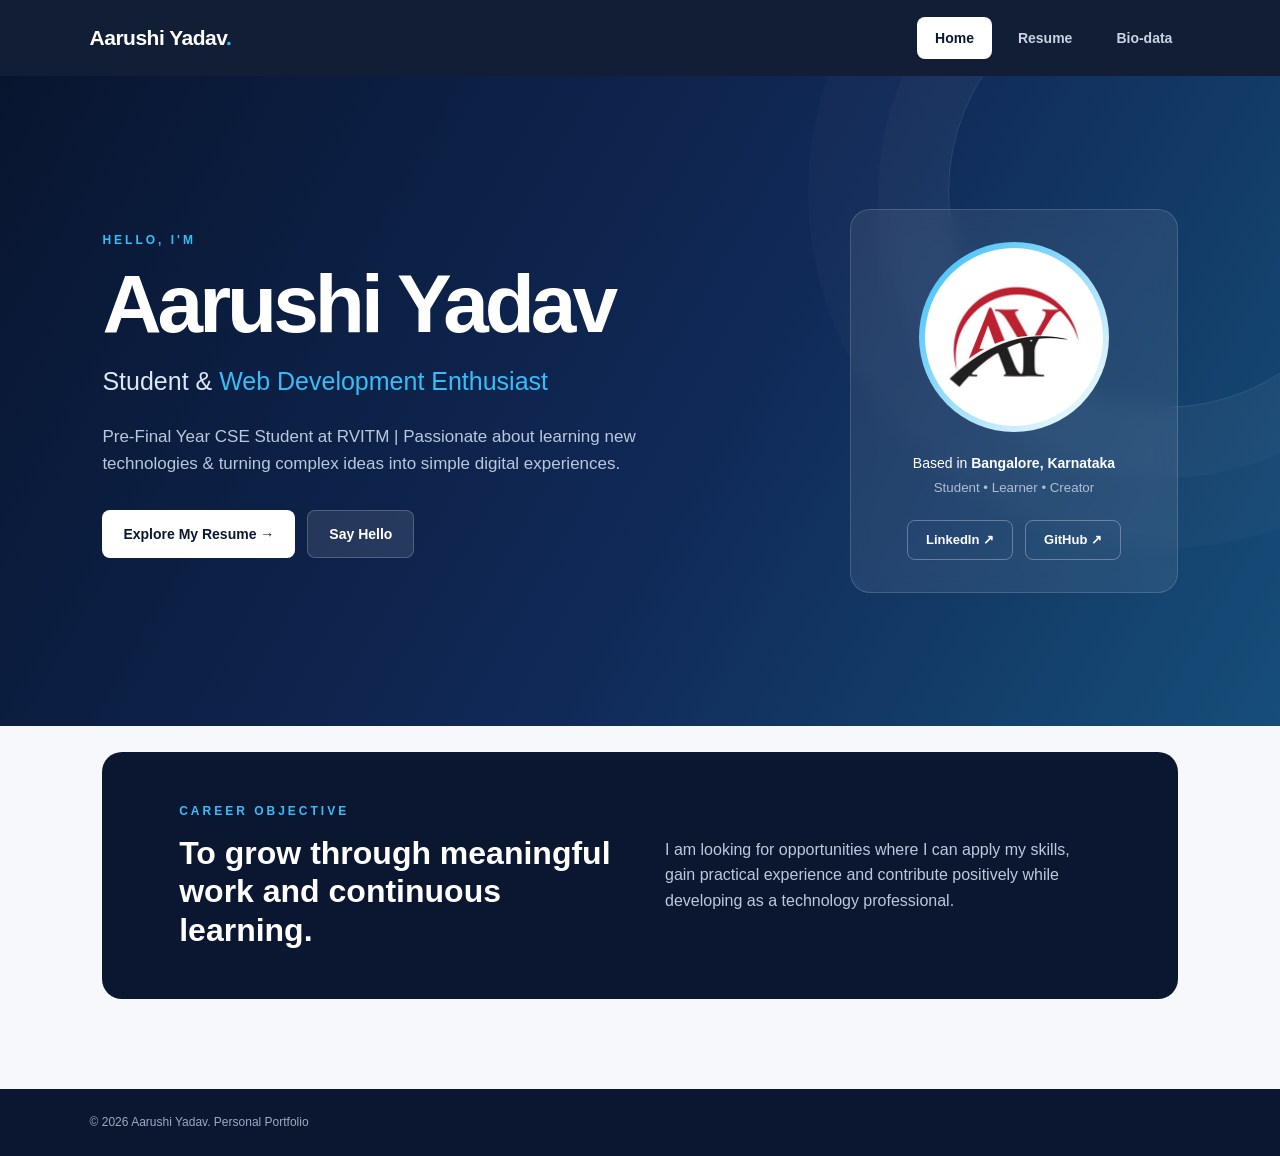
<file: index.html>
<!DOCTYPE html>
<html lang="en">
<head>
  <meta charset="UTF-8">
  <meta name="viewport" content="width=device-width, initial-scale=1.0">
  <title>Aarushi Yadav | Student Portfolio</title>
  <link rel="stylesheet" href="css/style.css">
</head>
<body>
  <header class="site-header">
    <a class="brand" href="index.html">Aarushi Yadav<span>.</span></a>
    <button class="menu-toggle" id="menuToggle" aria-label="Toggle menu">☰</button>
    <nav id="mainNav">
      <a class="active" href="index.html">Home</a>
      <a href="resume.html">Resume</a>
      <a href="biodata.html">Bio-data</a>
    </nav>
  </header>

  <main>
    <section class="hero">
      <div class="hero-content">
        <p class="eyebrow">HELLO, I'M</p>
        <h1>Aarushi Yadav</h1>
        <h2>Student & <span>Web Development Enthusiast</span></h2>
        <p class="hero-text">Pre-Final Year CSE Student at RVITM | Passionate about learning new technologies & turning complex ideas into simple digital experiences.</p>
        <div class="hero-actions">
          <a class="btn primary" href="resume.html">Explore My Resume →</a>
          <button class="btn secondary" id="helloBtn">Say Hello</button>
        </div>
        <p id="helloMessage" class="hello-message"></p>
      </div>
      
<div class="hero-card">
    <div class="photo-ring">
        <img src="images/profile.jpg" alt="Profile photo">
    </div>

    <p>Based in <strong>Bangalore, Karnataka</strong></p>
    <small>Student • Learner • Creator</small>

    <div class="social-links">
        <a href="https://www.linkedin.com/in/aarushi-yadav-40a82a332/"
           target="_blank"
           rel="noopener noreferrer">LinkedIn ↗</a>

        <a href="https://github.com/AarushiYadav26"
           target="_blank"
           rel="noopener noreferrer">GitHub ↗</a>
    </div>
</div>

    </section>
    <br>

    <section class="objective reveal">
      <div>
        <p class="eyebrow">CAREER OBJECTIVE</p>
        <h2>To grow through meaningful work and continuous learning.</h2>
      </div>
      <p>I am looking for opportunities where I can apply my skills, gain practical experience and contribute positively while developing as a technology professional.</p>
    </section>
  </main>

  <footer>
    <p>© 2026 Aarushi Yadav. Personal Portfolio </p>
  </footer>

  <script src="https://code.jquery.com/jquery-3.7.1.min.js"></script>
  <script src="js/script.js"></script>
</body>
</html>
</file>
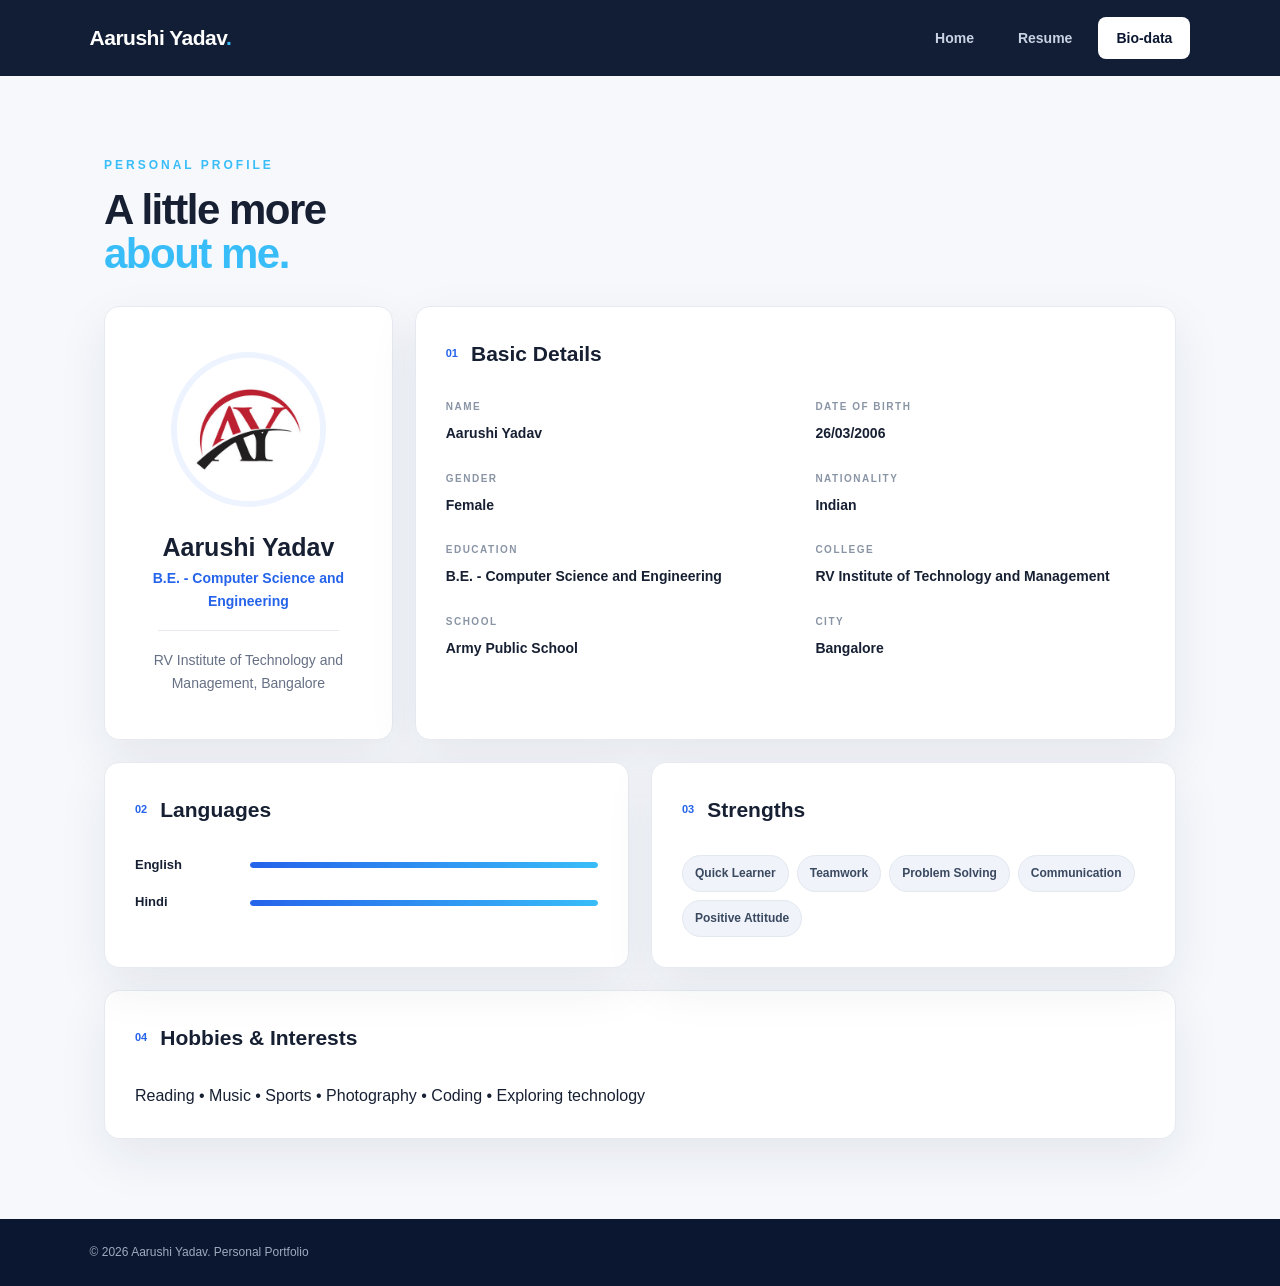
<file: biodata.html>
<!DOCTYPE html>
<html lang="en">
<head>
  <meta charset="UTF-8">
  <meta name="viewport" content="width=device-width, initial-scale=1.0">
  <title>Bio-data | Aarushi Yadav</title>
  <link rel="stylesheet" href="css/style.css">
</head>
<body>
  <header class="site-header">
    <a class="brand" href="index.html">Aarushi Yadav<span>.</span></a>
    <button class="menu-toggle" id="menuToggle">☰</button>
    <nav id="mainNav">
      <a href="index.html">Home</a>
      <a href="resume.html">Resume</a>
      <a class="active" href="biodata.html">Bio-data</a>
    </nav>
  </header>

  <main class="page">
    <section class="page-intro">
      <p class="eyebrow">PERSONAL PROFILE</p>
      <h1>A little more<br><span>about me.</span></h1>
    </section>

    <section class="profile-layout reveal">
      <div class="profile-summary panel">
        <div class="large-photo"><img src="images/profile.jpg" alt="Profile photo"></div>
        <h2>Aarushi Yadav</h2>
        <p>B.E. - Computer Science and Engineering</p>
        <div class="mini-line"></div>
        <p class="muted">RV Institute of Technology and Management, Bangalore</p>
      </div>

      <div class="panel details-panel">
        <div class="panel-title"><span>01</span><h2>Basic Details</h2></div>
        <div class="details-grid">
          <div><small>NAME</small><strong>Aarushi Yadav</strong></div>
          <div><small>DATE OF BIRTH</small><strong>26/03/2006</strong></div>
          <div><small>GENDER</small><strong>Female</strong></div>
          <div><small>NATIONALITY</small><strong>Indian</strong></div>
          <div><small>EDUCATION</small><strong>B.E. - Computer Science and Engineering</strong></div>
          <div><small>COLLEGE</small><strong>RV Institute of Technology and Management</strong></div>
          <div><small>SCHOOL</small><strong>Army Public School</strong></div>
          <div><small>CITY</small><strong>Bangalore</strong></div>
        </div>

      </div>
    </section>

    <section class="two-col reveal">
      <article class="panel">
        <div class="panel-title"><span>02</span><h2>Languages</h2></div>
        <div class="language-row"><span>English</span><div><i style="width:100%"></i></div></div>
        <div class="language-row"><span>Hindi</span><div><i style="width:100%"></i></div></div>
      </article>
      <article class="panel">
        <div class="panel-title"><span>03</span><h2>Strengths</h2></div>
        <div class="strengths">
          <span>Quick Learner</span><span>Teamwork</span><span>Problem Solving</span><span>Communication</span><span>Positive Attitude</span>
        </div>
      </article>
    </section>

    <section class="panel hobbies reveal">
      <div class="panel-title"><span>04</span><h2>Hobbies & Interests</h2></div>
      <p>Reading • Music • Sports • Photography • Coding • Exploring technology</p>
    </section>
  </main>

  <footer><p>© 2026 Aarushi Yadav. Personal Portfolio</p></footer>
  <script src="https://code.jquery.com/jquery-3.7.1.min.js"></script>
  <script src="js/script.js"></script>
</body>
</html>
</file>
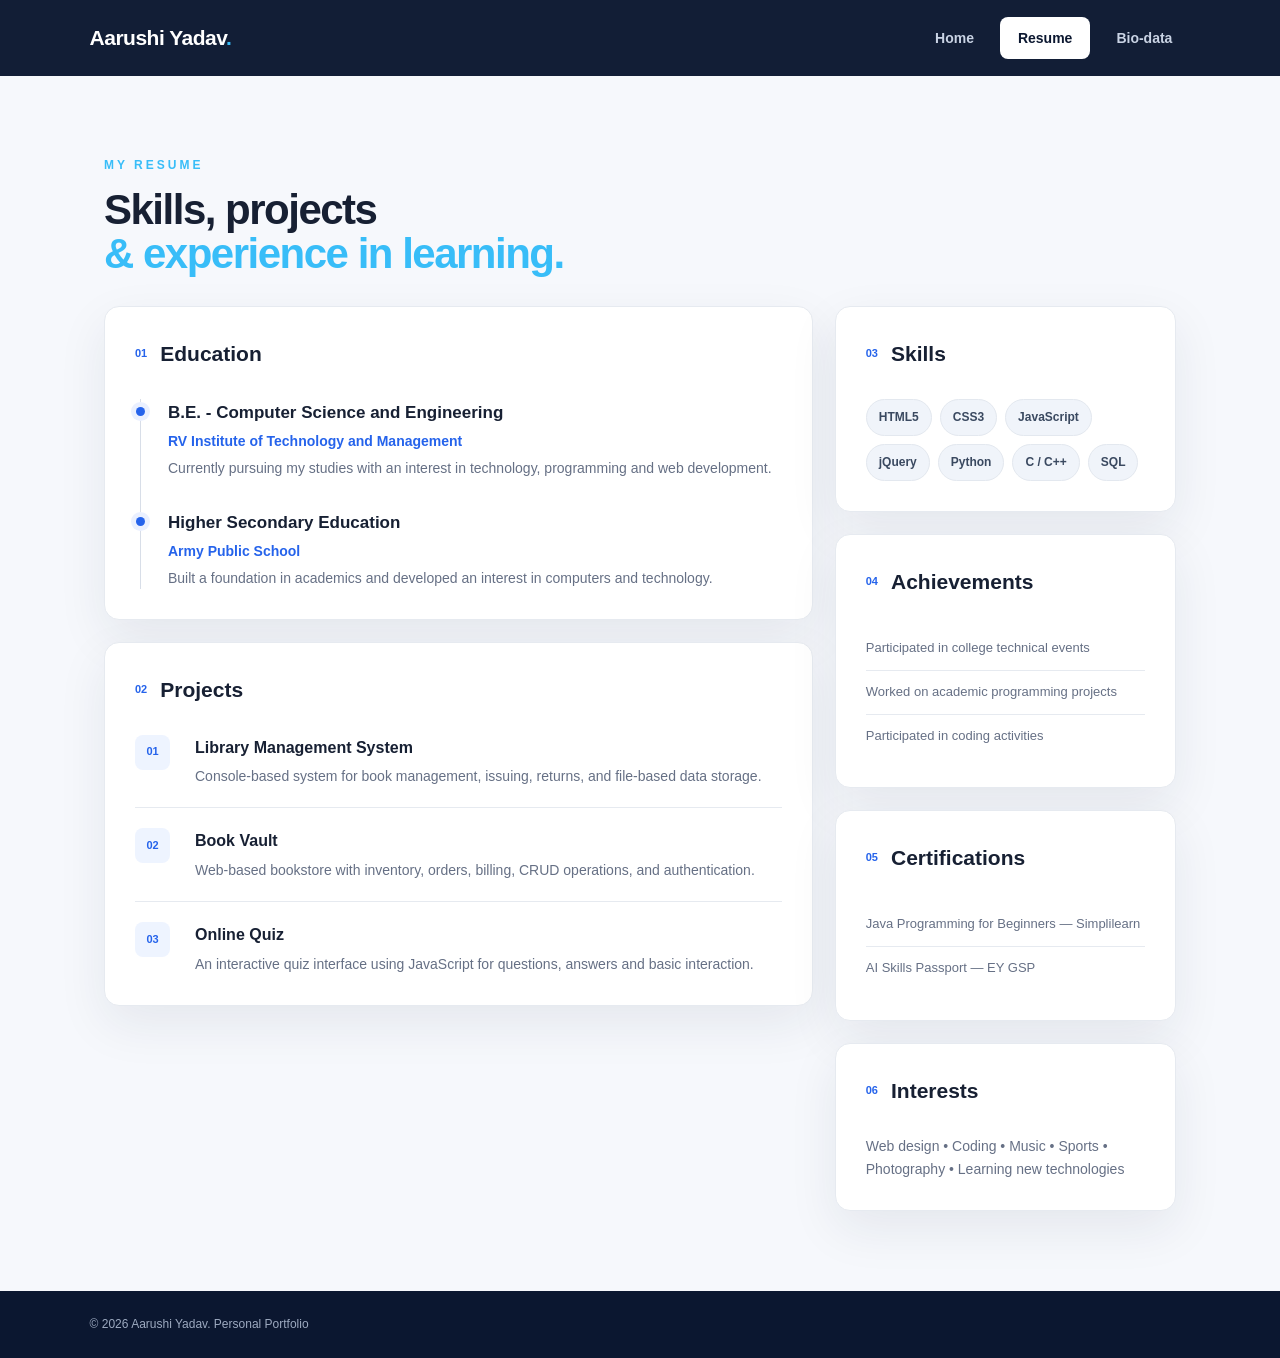
<file: resume.html>
<!DOCTYPE html>
<html lang="en">
<head>
  <meta charset="UTF-8">
  <meta name="viewport" content="width=device-width, initial-scale=1.0">
  <title>Resume | Aarushi Yadav</title>
  <link rel="stylesheet" href="css/style.css">
</head>
<body>
  <header class="site-header">
    <a class="brand" href="index.html">Aarushi Yadav<span>.</span></a>
    <button class="menu-toggle" id="menuToggle">☰</button>
    <nav id="mainNav">
      <a href="index.html">Home</a>
      <a class="active" href="resume.html">Resume</a>
      <a href="biodata.html">Bio-data</a>
    </nav>
  </header>

  <main class="page">
    <section class="page-intro">
      <p class="eyebrow">MY RESUME</p>
      <h1>Skills, projects<br><span>& experience in learning.</span></h1>
    </section>
    <section class="resume-grid reveal">
      <div class="resume-main">
        <article class="panel">
          <div class="panel-title"><span>01</span><h2>Education</h2></div>
          <div class="timeline">
            <div class="timeline-item">
              <span class="dot"></span>
              <h3>B.E. - Computer Science and Engineering</h3>
              <p class="muted">RV Institute of Technology and Management</p>
              <p>Currently pursuing my studies with an interest in technology, programming and web development.</p>
            </div>
            <div class="timeline-item">
              <span class="dot"></span>
              <h3>Higher Secondary Education</h3>
              <p class="muted">Army Public School</p>
              <p>Built a foundation in academics and developed an interest in computers and technology.</p>
            </div>
          </div>
        </article>

        <article class="panel">
          <div class="panel-title"><span>02</span><h2>Projects</h2></div>
          <div class="project-list">
            <div class="project">
              <div><span class="project-number">01</span></div>
              <div><h3>Library Management System</h3><p>Console-based system for book management, issuing, returns, and file-based data storage.</p></div>
            </div>
            <div class="project">
              <div><span class="project-number">02</span></div>
              <div><h3>Book Vault</h3><p>Web-based bookstore with inventory, orders, billing, CRUD operations, and authentication.</p></div>
            </div>
            <div class="project">
              <div><span class="project-number">03</span></div>
              <div><h3>Online Quiz</h3><p>An interactive quiz interface using JavaScript for questions, answers and basic interaction.</p></div>
            </div>
          </div>
        </article>
      </div>

      <aside class="resume-side">
        <article class="panel">
          <div class="panel-title"><span>03</span><h2>Skills</h2></div>
          <div class="chips">
            <span>HTML5</span><span>CSS3</span><span>JavaScript</span><span>jQuery</span><span>Python</span><span>C / C++</span><span>SQL</span>
          </div>
        </article>

        <article class="panel">
          <div class="panel-title"><span>04</span><h2>Achievements</h2></div>
          <ul class="clean-list">
            <li>Participated in college technical events</li>
            <li>Worked on academic programming projects</li>
            <li>Participated in coding activities</li>
          </ul>
        </article>

        <article class="panel">
          <div class="panel-title"><span>05</span><h2>Certifications</h2></div>
          <ul class="clean-list">
            <li>Java Programming for Beginners — Simplilearn</li>
            <li>AI Skills Passport — EY GSP</li>
          </ul>
        </article>

        <article class="panel">
          <div class="panel-title"><span>06</span><h2>Interests</h2></div>
          <p class="interest-text">Web design • Coding • Music • Sports • Photography • Learning new technologies</p>
        </article>
      </aside>
    </section>
  </main>

  <footer><p>© 2026 Aarushi Yadav. Personal Portfolio</p></footer>
  <script src="https://code.jquery.com/jquery-3.7.1.min.js"></script>
  <script src="js/script.js"></script>
</body>
</html>
</file>
<file: css/style.css>
:root {
  --navy:#0b1730;
  --blue:#2563eb;
  --cyan:#38bdf8;
  --text:#172033;
  --muted:#667085;
  --line:#e6eaf0;
  --bg:#f6f8fc;
  --white:#ffffff;
  --shadow:0 18px 50px rgba(20,35,65,.08);
}

* { box-sizing:border-box; margin:0; padding:0; }

html { scroll-behavior:smooth; }

body { font-family:Inter,Segoe UI,Arial,sans-serif; color:var(--text); background:var(--bg); line-height:1.6; }

a { text-decoration:none; color:inherit; }

.site-header { height:76px; background:rgba(11,23,48,.97); display:flex; align-items:center; justify-content:space-between; padding:0 7%; position:sticky; top:0; z-index:20; }

.brand { color:#fff; font-size:21px; font-weight:800; letter-spacing:-.5px; }
.brand span { color:var(--cyan); }

.site-header nav { display:flex; gap:8px; }

.site-header nav a { color:#c9d3e4; padding:10px 18px; border-radius:8px; font-size:14px; font-weight:600; transition:.25s; }

.site-header nav a:hover,
.site-header nav a.active { background:#fff; color:var(--navy); }

.menu-toggle { display:none; background:none; border:0; color:white; font-size:25px; cursor:pointer; }

.hero { min-height:650px; background:linear-gradient(120deg,#08152f 0%,#102957 55%,#164e79 100%); color:white; padding:95px 8%; display:grid; grid-template-columns:1.45fr .7fr; align-items:center; gap:70px; position:relative; overflow:hidden; }

.hero:after { content:""; position:absolute; width:430px; height:430px; border:1px solid rgba(255,255,255,.12); border-radius:50%; right:-100px; top:-100px; box-shadow:0 0 0 70px rgba(255,255,255,.025),0 0 0 140px rgba(255,255,255,.02); }

.hero-content { max-width:720px; position:relative; z-index:2; }

.eyebrow { font-size:12px; letter-spacing:3px; font-weight:800; color:var(--cyan); margin-bottom:13px; }

.hero h1 { font-size:clamp(48px,7vw,82px); line-height:1; letter-spacing:-4px; margin-bottom:16px; }

.hero h2 { font-size:25px; font-weight:500; color:#dce6f5; margin-bottom:22px; }

.hero h2 span,
.page-intro h1 span { color:var(--cyan); }

.hero-text { color:#b9c8dc; max-width:620px; font-size:17px; }

.hero-actions { display:flex; gap:12px; margin-top:32px; }

.btn { border:0; cursor:pointer; padding:13px 21px; border-radius:8px; font-weight:700; font-size:14px; display:inline-block; transition:.25s; }

.primary { background:#fff; color:var(--navy); }

.primary:hover { transform:translateY(-2px); box-shadow:0 10px 25px rgba(0,0,0,.18); }

.secondary { background:rgba(255,255,255,.1); color:white; border:1px solid rgba(255,255,255,.2); }

.secondary:hover { background:rgba(255,255,255,.18); }

.hello-message { color:var(--cyan); margin-top:13px; font-weight:600; }

.hero-card { position:relative; z-index:2; background:rgba(255,255,255,.08); border:1px solid rgba(255,255,255,.15); padding:32px; text-align:center; border-radius:20px; backdrop-filter:blur(10px); }

.photo-ring { width:190px; height:190px; margin:0 auto 20px; border-radius:50%; padding:6px; background:linear-gradient(135deg,var(--cyan),#fff); }

.photo-ring img { width:100%; height:100%; object-fit:cover; border-radius:50%; display:block; }

.hero-card p { font-size:14px; }
.hero-card small { color:#afbed2; }

.section { padding:95px 8%; max-width:1250px; margin:auto; }

.section-heading { display:flex; justify-content:space-between; align-items:end; margin-bottom:40px; }

.section-heading h2 { font-size:40px; line-height:1.15; letter-spacing:-1.5px; }

.section-heading h2 span { color:var(--blue); }

.about-grid { display:grid; grid-template-columns:repeat(3,1fr); gap:20px; }

.glass-card,
.panel { background:var(--white); border:1px solid var(--line); border-radius:15px; box-shadow:var(--shadow); }

.glass-card { padding:30px; transition:.3s; }

.glass-card:hover { transform:translateY(-5px); }

.icon { color:var(--blue); font-weight:800; font-size:12px; margin-bottom:40px; }

.glass-card h3 { font-size:21px; margin-bottom:10px; }

.glass-card p { color:var(--muted); font-size:14px; }

.objective { margin:0 8% 90px; background:var(--navy); color:white; border-radius:20px; padding:50px 6%; display:grid; grid-template-columns:1fr 1fr; gap:50px; align-items:center; }

.objective h2 { font-size:32px; line-height:1.2; }

.objective > p { color:#bdc9da; }

.page { max-width:1200px; margin:auto; padding:80px 5%; }

.page-intro { margin-bottom:30px; }

.page-intro h1 { font-size:42px; line-height:1.05; letter-spacing:-1.5px; margin-bottom:8px; }

.page-intro > p:last-child { color:var(--muted); max-width:620px; }

.resume-grid { display:grid; grid-template-columns:1.35fr .65fr; gap:22px; }

.resume-main,
.resume-side { display:flex; flex-direction:column; gap:22px; }

.panel { padding:30px; }

.panel-title { display:flex; align-items:center; gap:13px; margin-bottom:28px; }

.panel-title span { color:var(--blue); font-size:11px; font-weight:800; }

.panel-title h2 { font-size:21px; }

.timeline { border-left:1px solid #d8dee8; margin-left:5px; padding-left:27px; }

.timeline-item { position:relative; padding-bottom:30px; }

.timeline-item:last-child { padding-bottom:0; }

.dot { position:absolute; width:9px; height:9px; background:var(--blue); border-radius:50%; left:-32px; top:8px; box-shadow:0 0 0 5px #eaf0ff; }

.timeline-item h3 { font-size:17px; }

.timeline-item p { font-size:14px; color:var(--muted); margin-top:4px; }

.timeline-item .muted { color:var(--blue); font-weight:700; }

.project { display:grid; grid-template-columns:45px 1fr; gap:15px; padding:20px 0; border-top:1px solid var(--line); }

.project:first-child { border-top:0; padding-top:0; }

.project:last-child { padding-bottom:0; }

.project-number { width:35px; height:35px; border-radius:8px; background:#eef4ff; color:var(--blue); display:grid; place-items:center; font-size:11px; font-weight:800; }

.project h3 { font-size:16px; }

.project p,
.interest-text { font-size:14px; color:var(--muted); margin-top:5px; }

.chips,
.strengths { display:flex; flex-wrap:wrap; gap:8px; }

.chips span,
.strengths span { background:#f0f4fa; border:1px solid #e3e8ef; border-radius:30px; padding:8px 12px; font-size:12px; font-weight:700; color:#3a4960; }

.clean-list { list-style:none; }

.clean-list li { font-size:13px; color:var(--muted); padding:11px 0; border-bottom:1px solid var(--line); }

.clean-list li:last-child { border:0; }

.profile-layout { display:grid; grid-template-columns:.55fr 1.45fr; gap:22px; }

.profile-summary { text-align:center; padding:45px 30px; }

.large-photo { width:155px; height:155px; margin:0 auto 20px; border-radius:50%; overflow:hidden; border:6px solid #edf3ff; }

.large-photo img { width:100%; height:100%; object-fit:cover; }

.profile-summary h2 { font-size:25px; }

.profile-summary > p { color:var(--blue); font-size:14px; font-weight:700; }

.mini-line { height:1px; background:var(--line); margin:18px auto; width:80%; }

.profile-summary .muted { color:var(--muted); font-weight:400; }

.details-grid { display:grid; grid-template-columns:1fr 1fr; gap:25px 40px; }

.details-grid small { display:block; font-size:10px; letter-spacing:1.5px; color:#8994a5; font-weight:800; margin-bottom:5px; }

.details-grid strong { font-size:14px; }

.private-note { margin-top:32px; padding:15px 17px; background:#f2f7ff; border-radius:10px; display:flex; gap:12px; align-items:center; }

.private-note span { color:var(--blue); font-weight:900; }

.private-note p { font-size:12px; color:var(--muted); }

.two-col { display:grid; grid-template-columns:1fr 1fr; gap:22px; margin-top:22px; }

.language-row { display:grid; grid-template-columns:100px 1fr; align-items:center; gap:15px; margin-bottom:17px; font-size:13px; font-weight:700; }

.language-row > div { height:6px; background:#edf0f5; border-radius:10px; overflow:hidden; }

.language-row i { height:100%; display:block; background:linear-gradient(90deg,var(--blue),var(--cyan)); border-radius:10px; }

.hobbies { margin-top:22px; }

.social-links {
    display: flex;
    justify-content: center;
    align-items: center;
    gap: 12px;
    margin-top: 20px;
}

.social-links a {
    display: inline-block;
    padding: 9px 18px;
    border: 1px solid rgba(255, 255, 255, 0.3);
    border-radius: 8px;
    color: #ffffff;
    font-size: 13px;
    font-weight: 600;
    text-decoration: none;
    transition: 0.25s ease;
}

.social-links a:hover {
    background: #ffffff;
    color: #0b1730;
    transform: translateY(-2px);
}


footer { background:var(--navy); color:#9daac0; padding:24px 7%; display:flex; justify-content:space-between; font-size:12px; }

.reveal { opacity:1; }

.js .reveal { opacity:0; transform:translateY(20px); }

.js .reveal.visible { opacity:1; transform:none; transition:.65s ease; }
</file>
